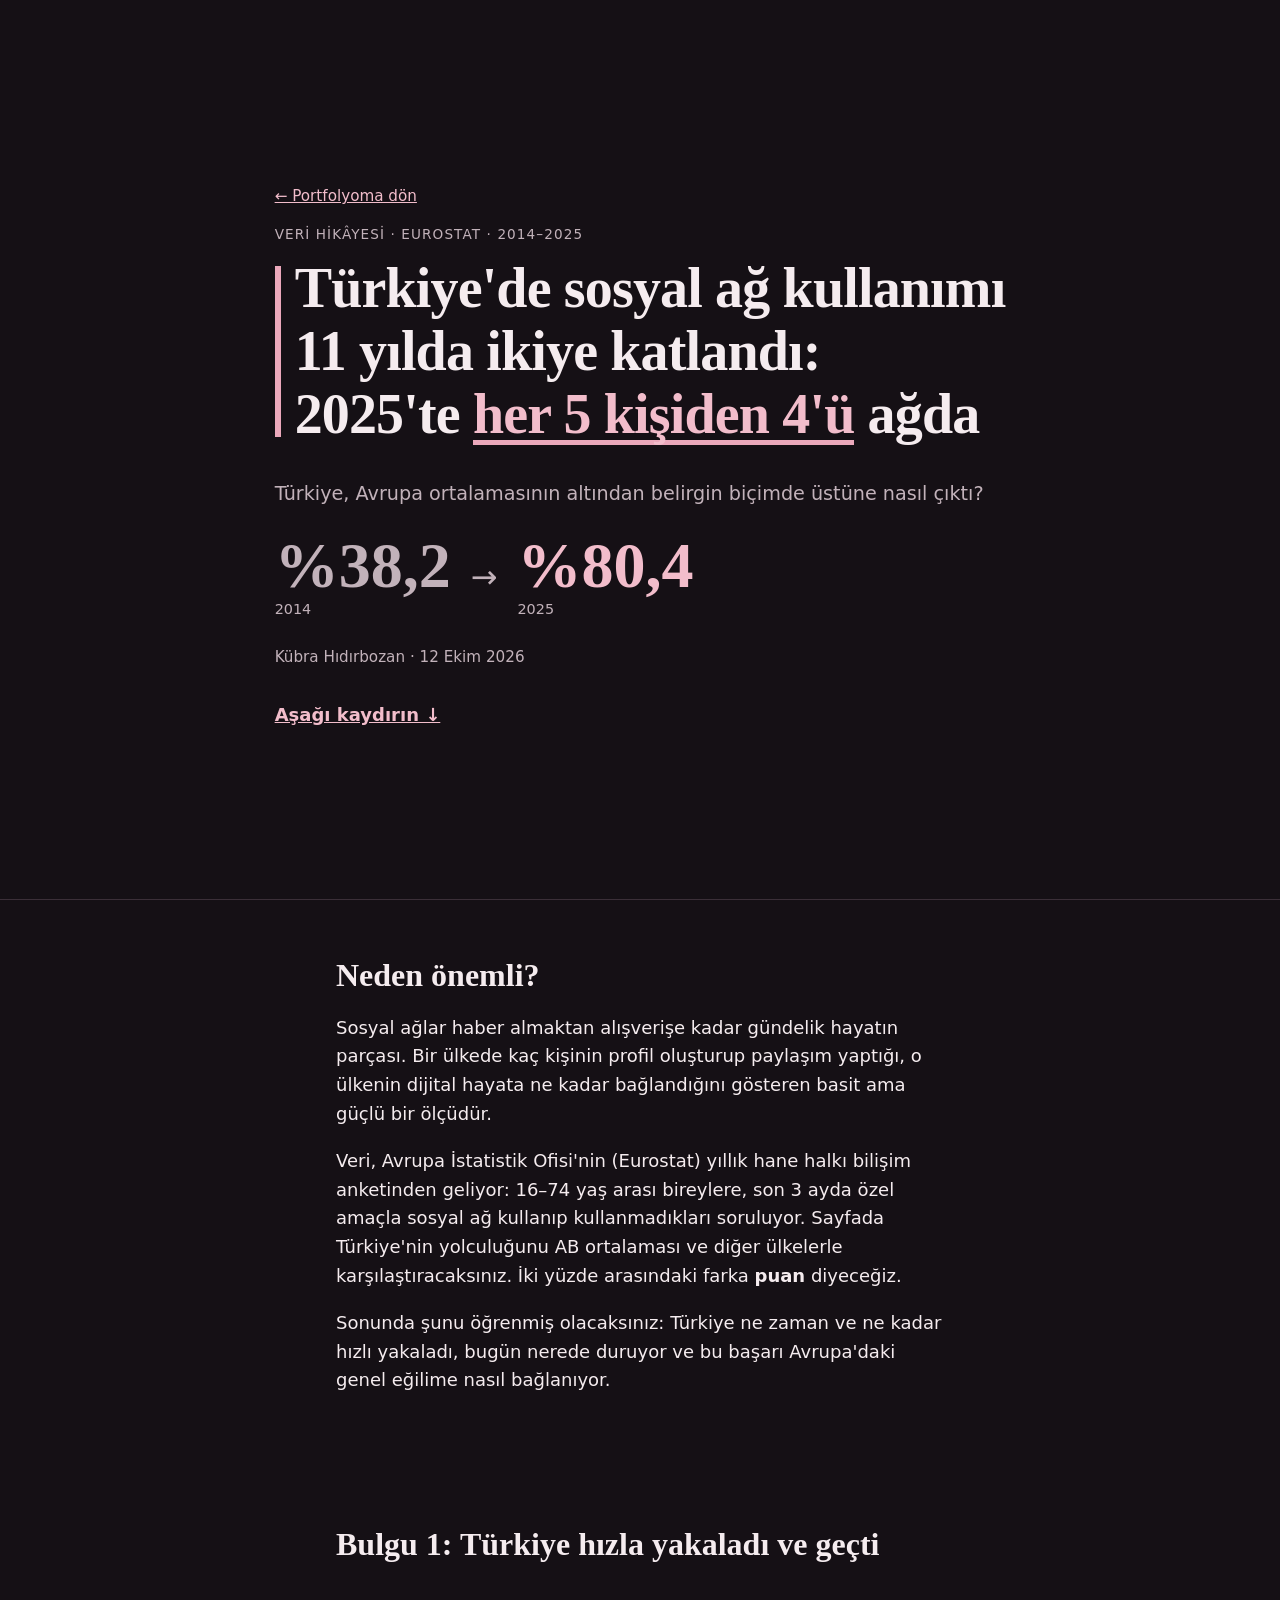
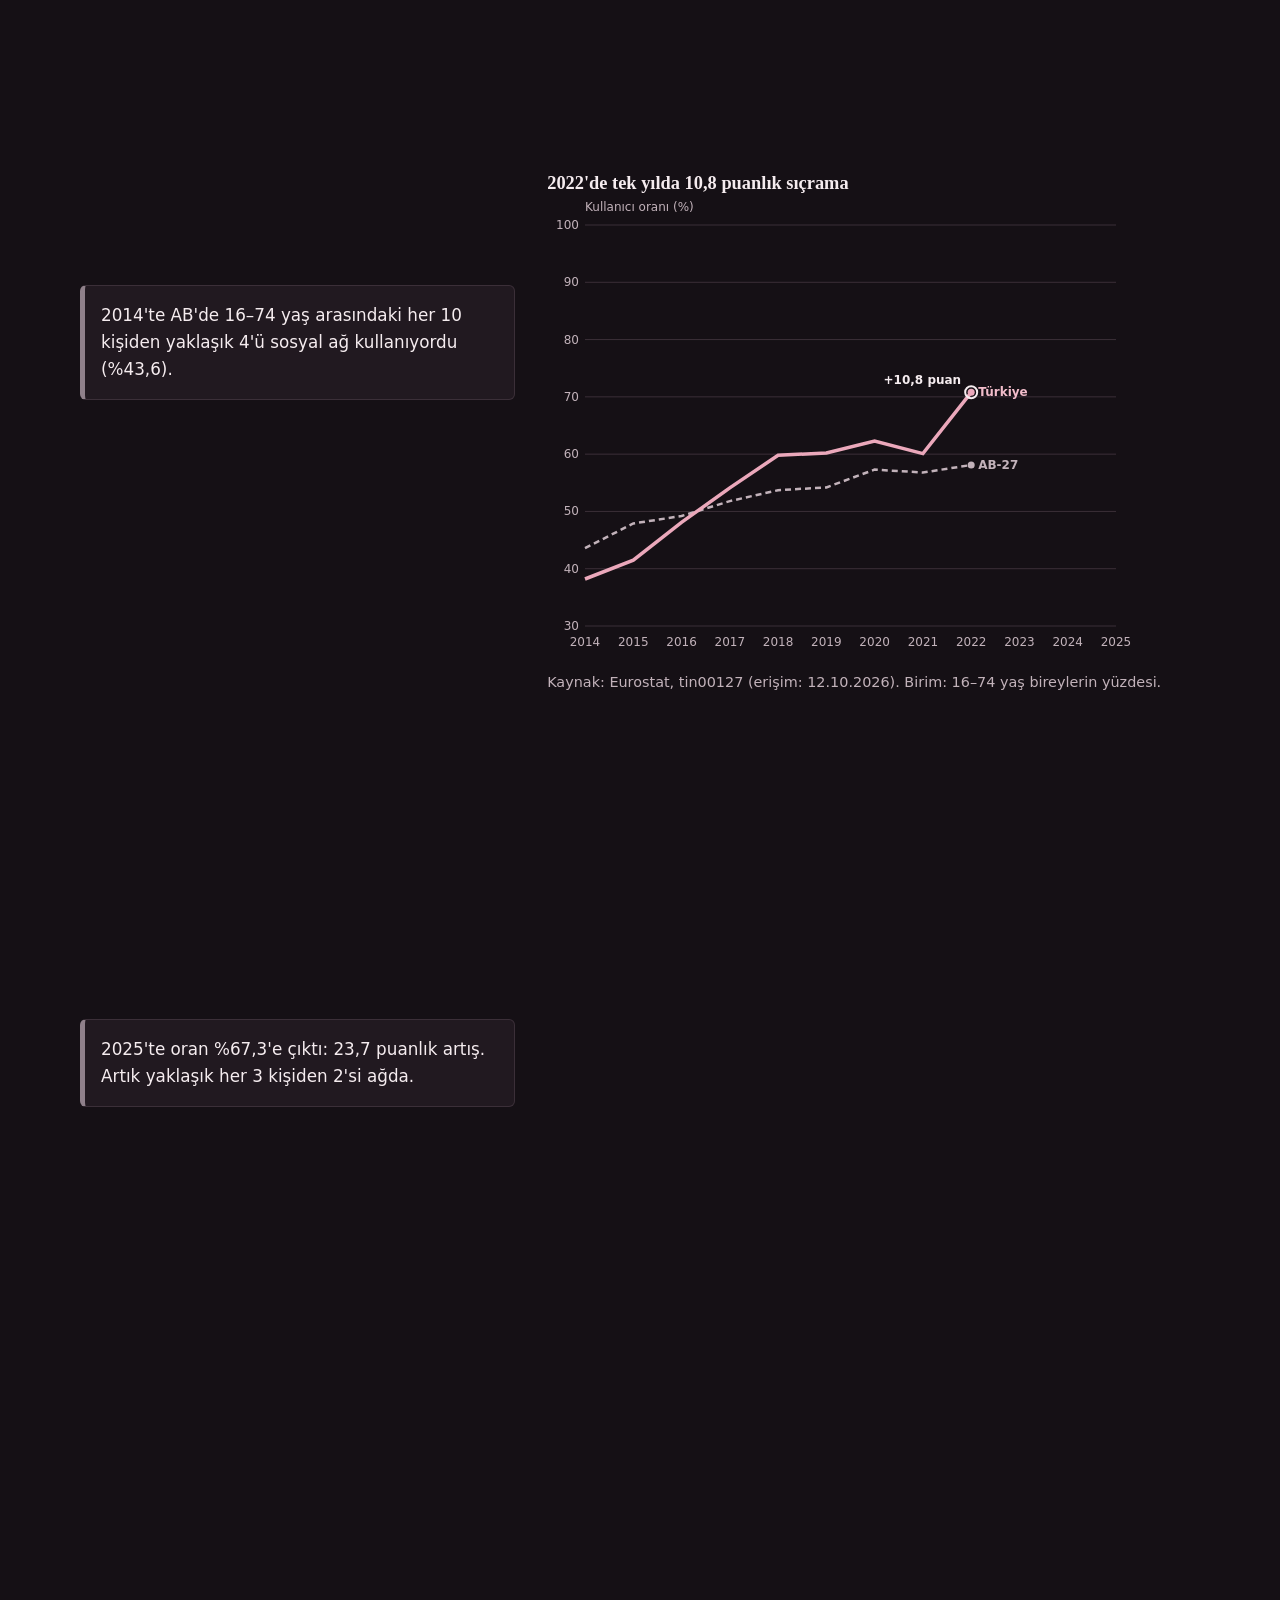
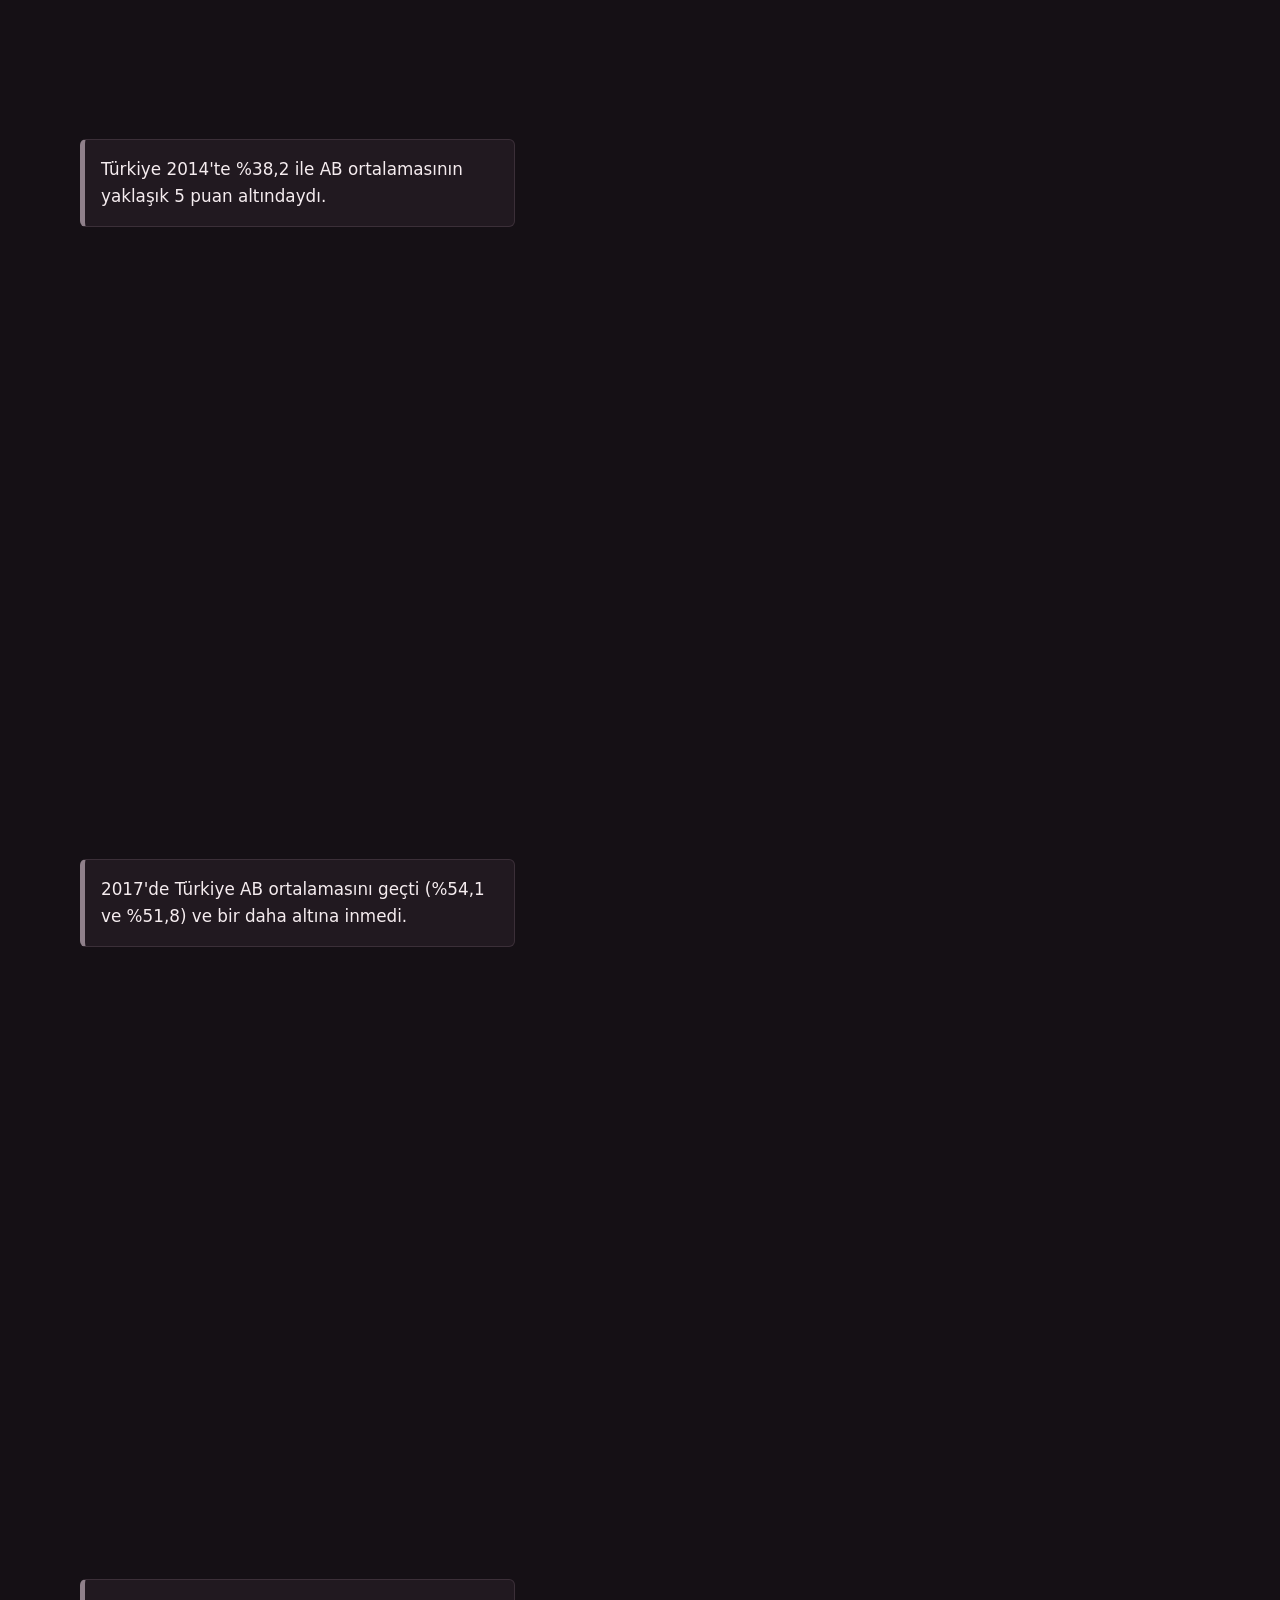
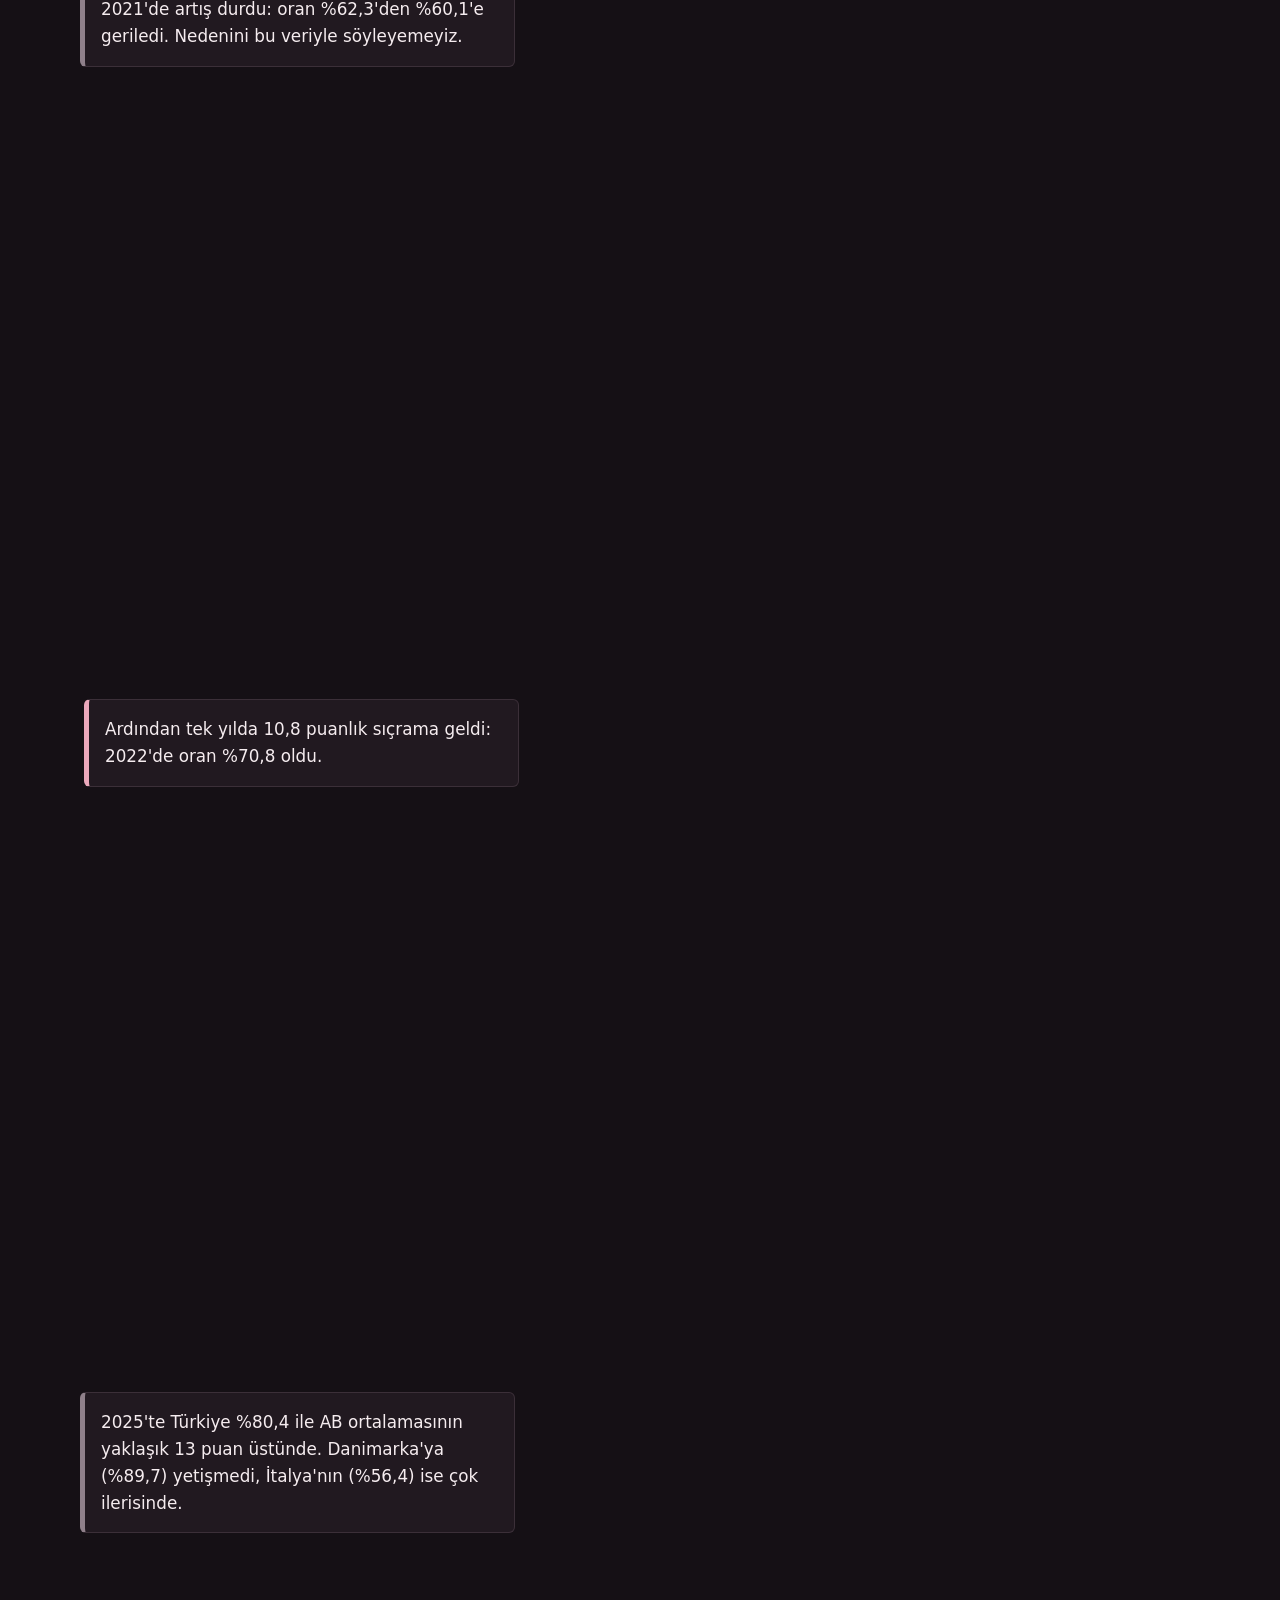
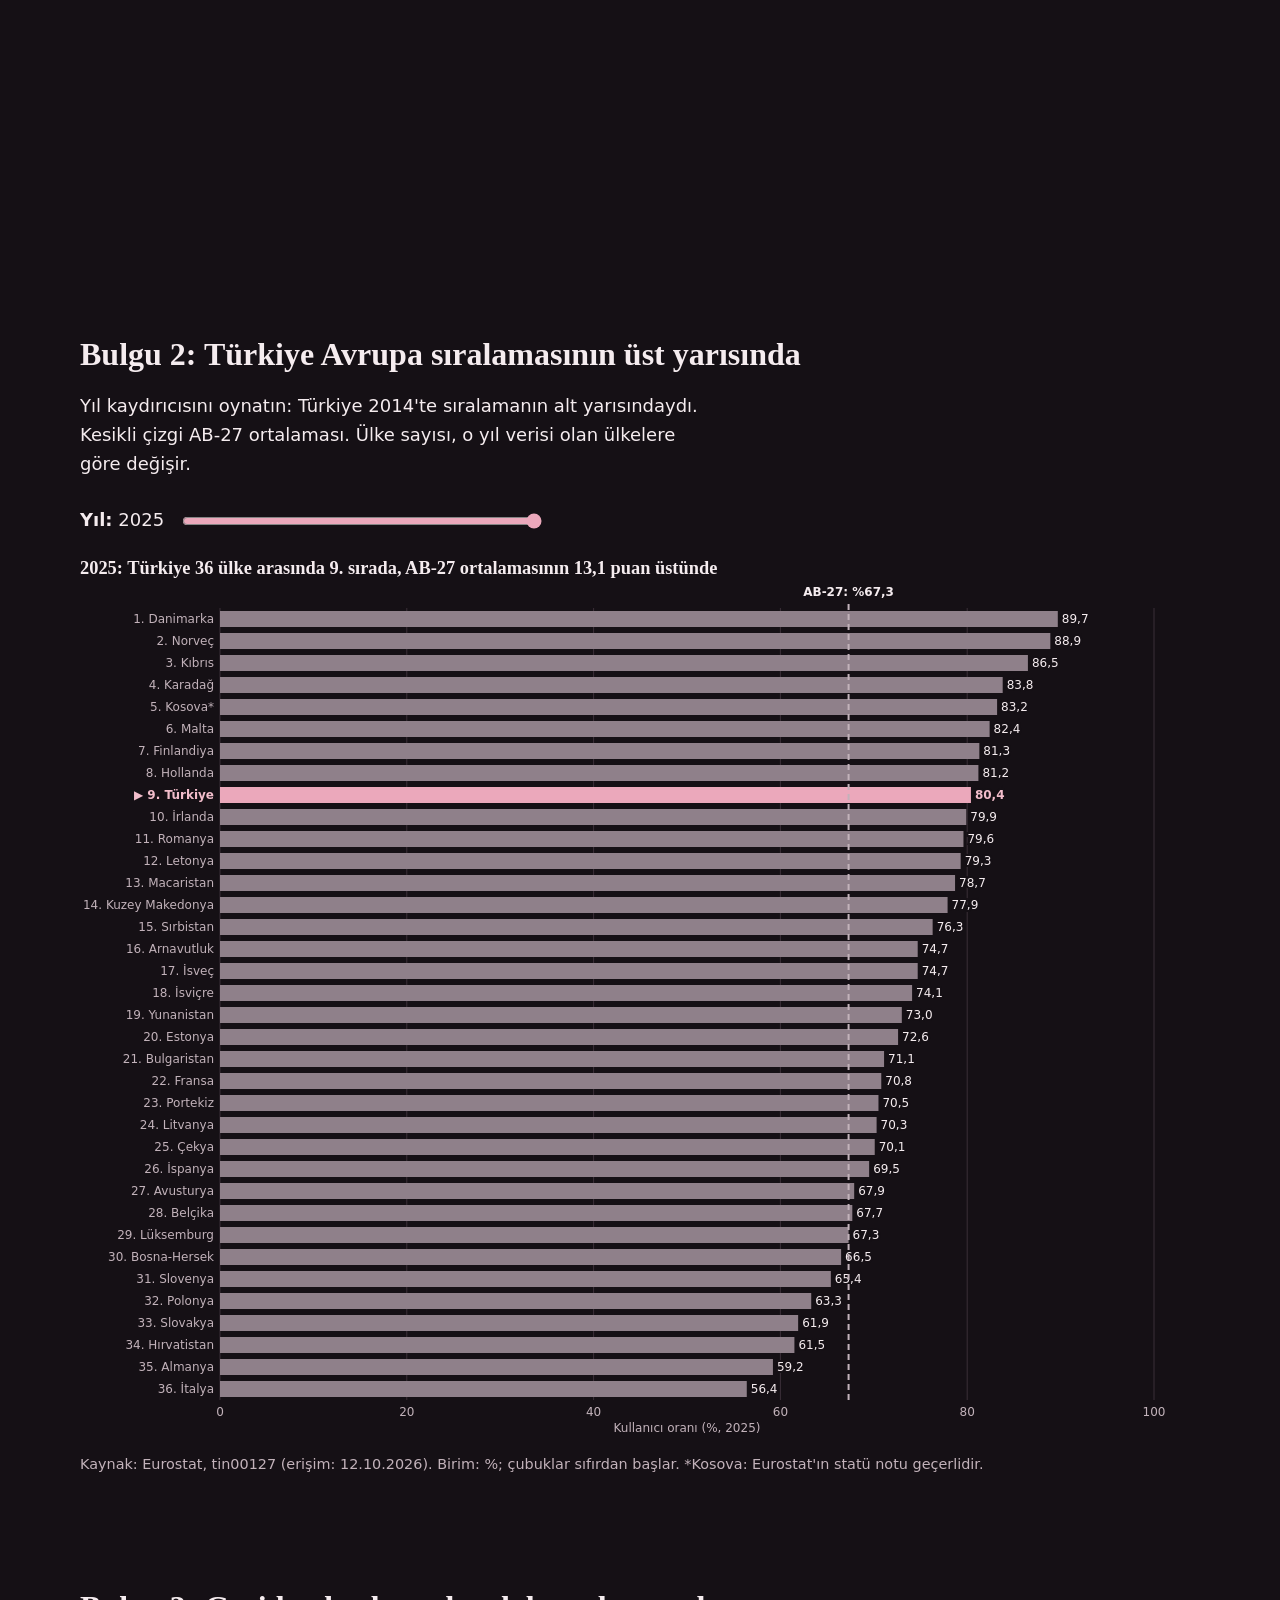
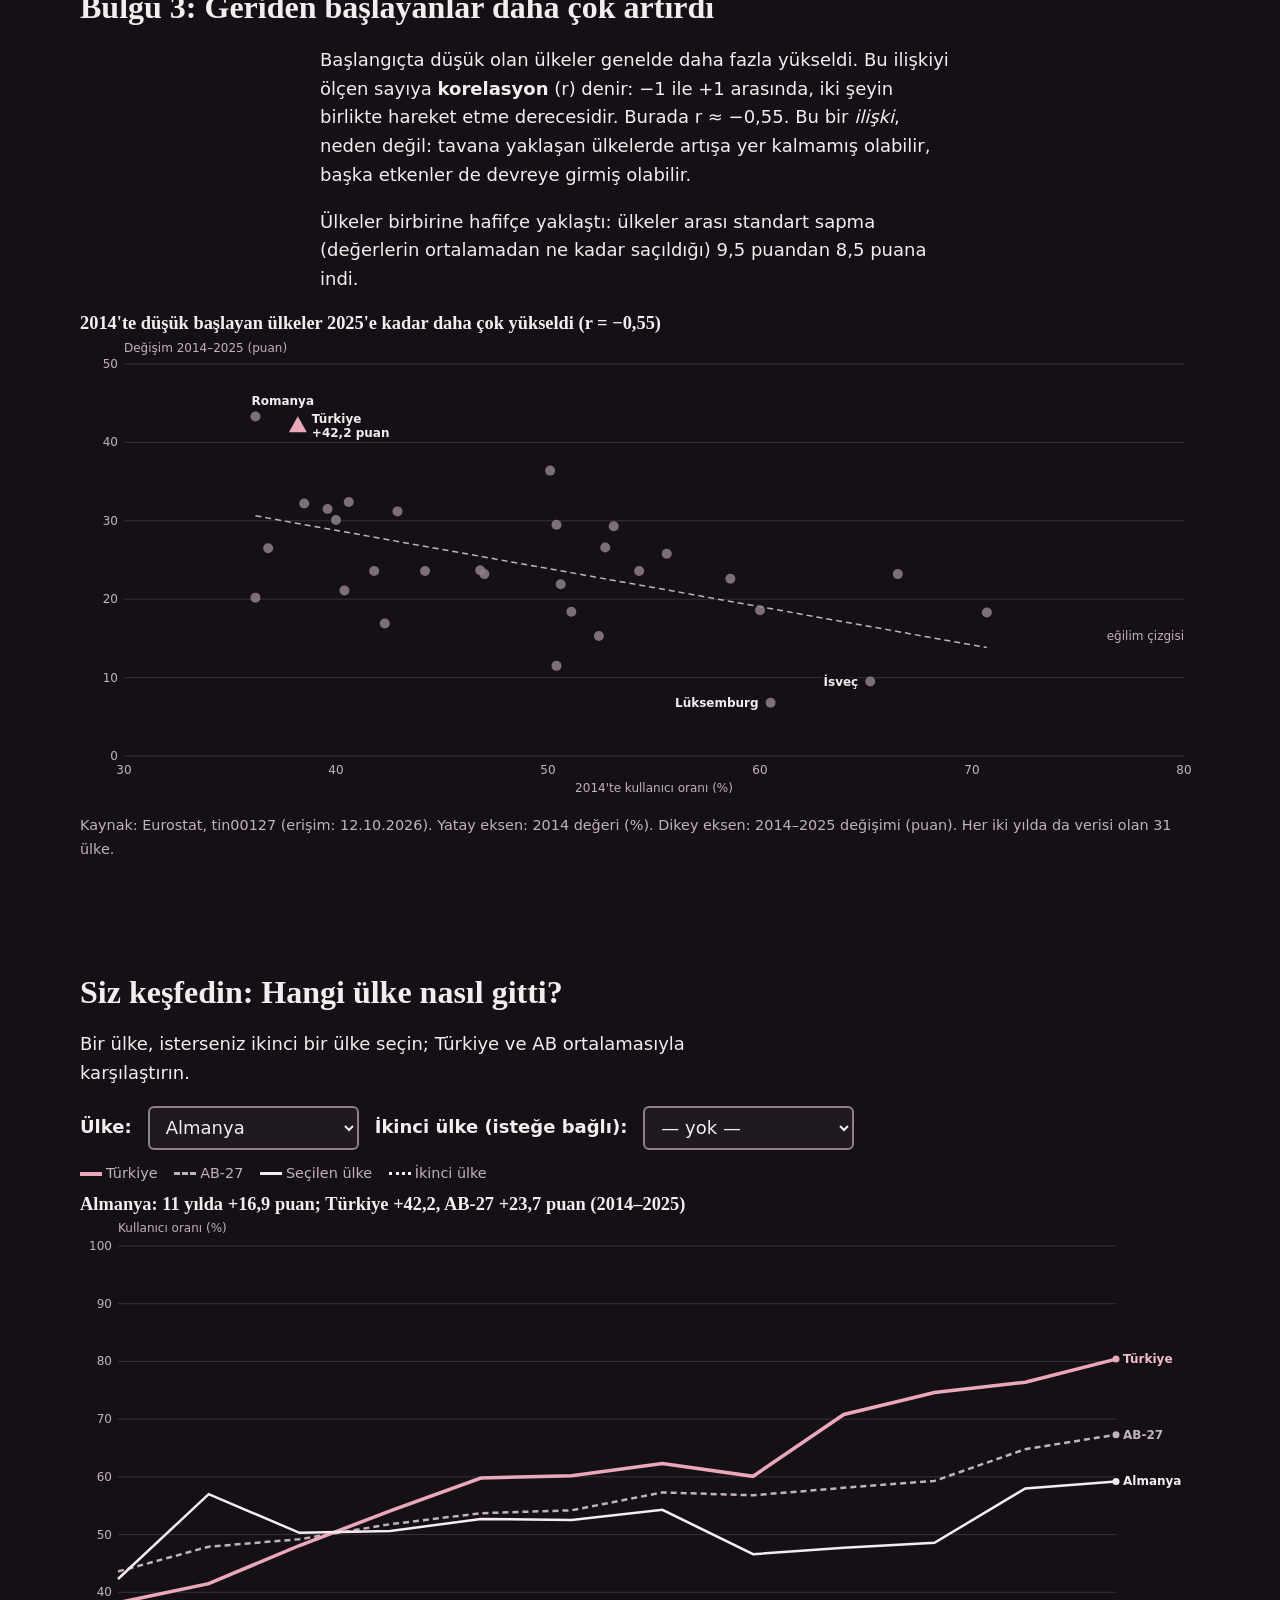
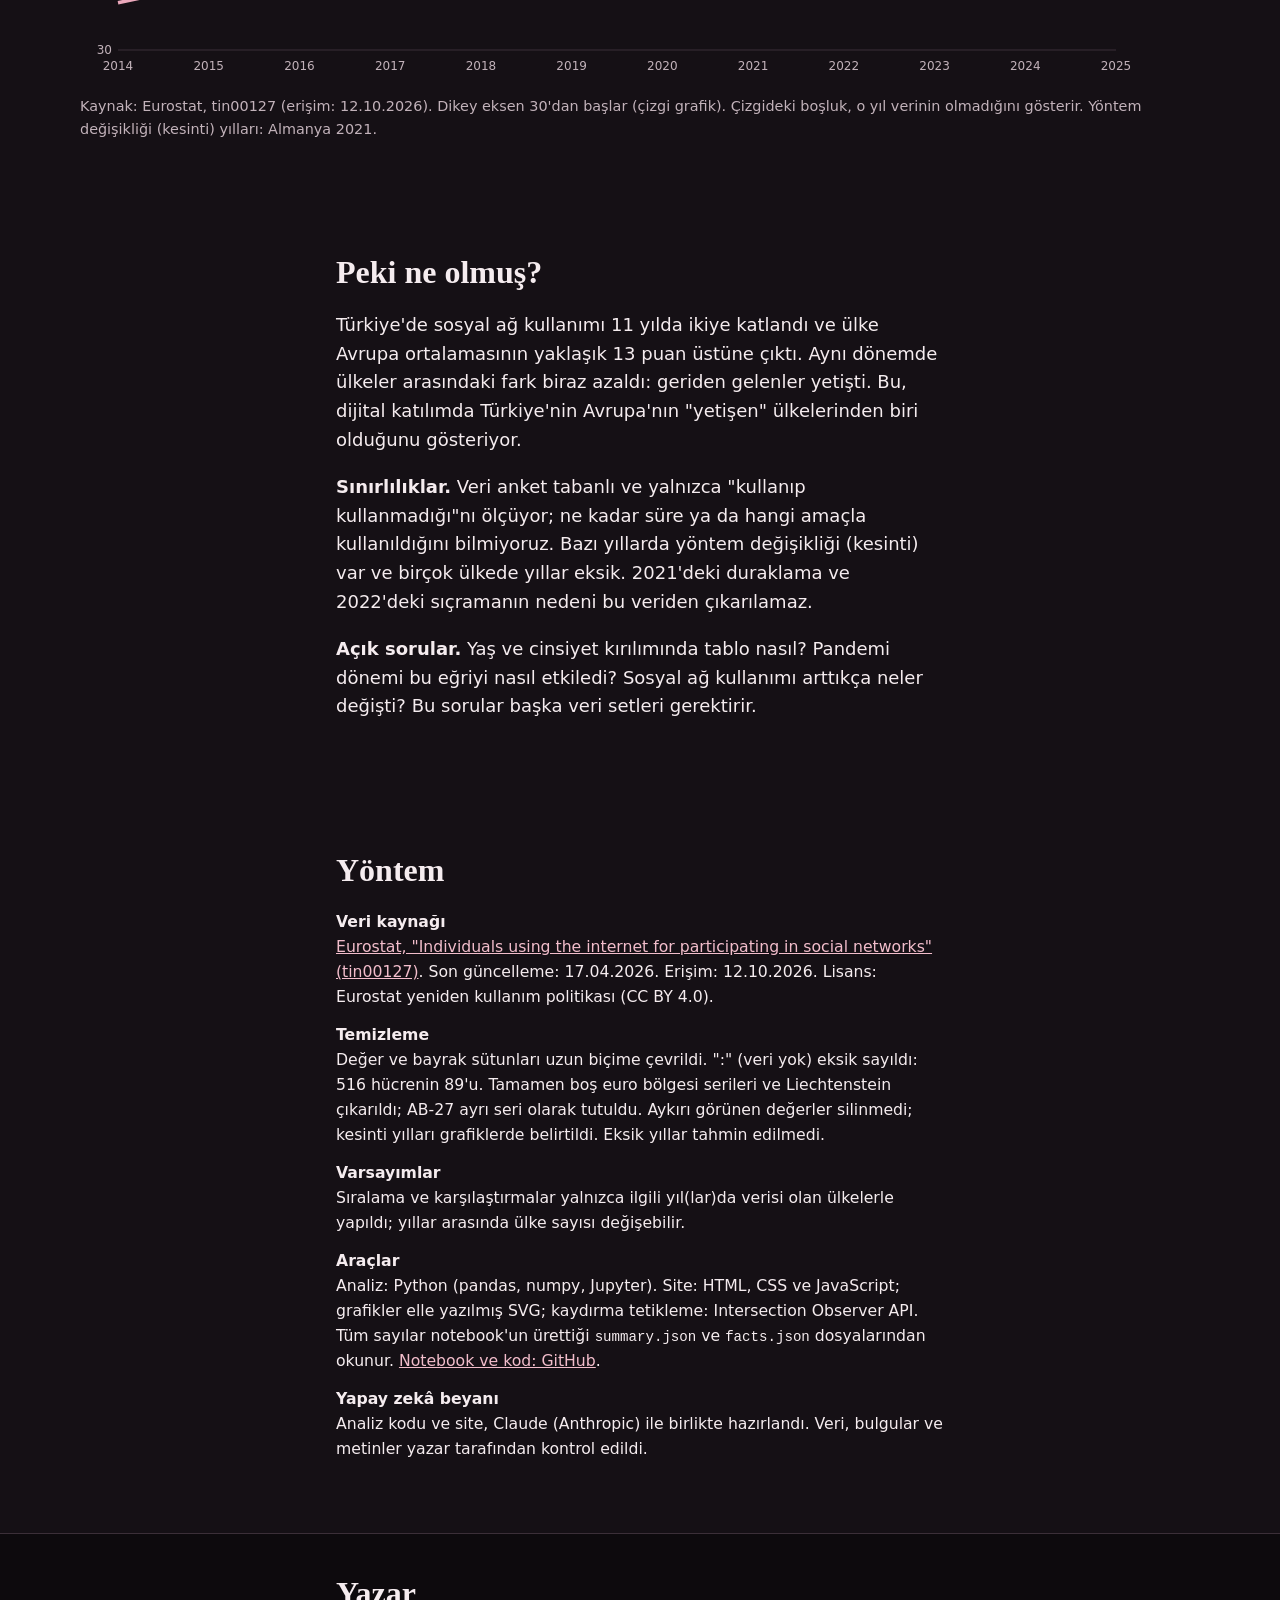
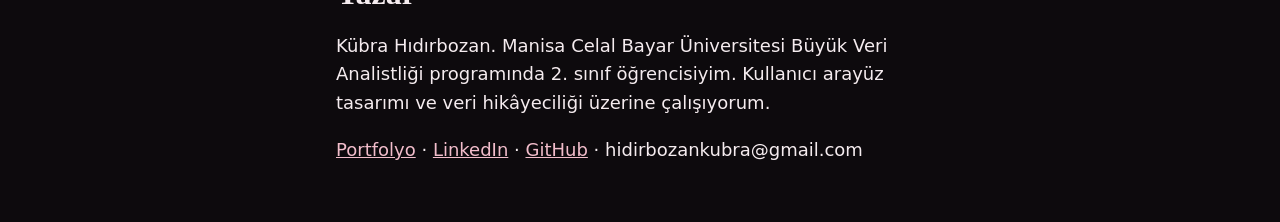
<file: sosyal-ag-veri-hikayesi/site/index.html>
<!DOCTYPE html>
<html lang="tr">
<head>
<meta charset="utf-8">
<meta name="viewport" content="width=device-width, initial-scale=1">
<title>Türkiye'de sosyal ağ kullanımı 11 yılda ikiye katlandı</title>
<meta name="description" content="Eurostat verisiyle 2014–2025: Türkiye, sosyal ağ kullanımında AB ortalamasının altından belirgin biçimde üstüne çıktı. Etkileşimli veri hikâyesi.">
<meta property="og:title" content="Türkiye'de sosyal ağ kullanımı 11 yılda ikiye katlandı">
<meta property="og:description" content="Eurostat verisiyle 2014–2025 arası etkileşimli veri hikâyesi.">
<meta property="og:type" content="article">
<meta property="og:image" content="og.png">
<meta name="twitter:card" content="summary_large_image">
<link rel="icon" href="data:image/svg+xml,%3Csvg xmlns=%27http://www.w3.org/2000/svg%27 viewBox=%270 0 100 100%27%3E%3Ctext y=%27.9em%27 font-size=%2790%27%3E%F0%9F%93%88%3C/text%3E%3C/svg%3E">
<link rel="stylesheet" href="css/style.css">
</head>
<body>
<a class="skip" href="#icerik">İçeriğe geç</a>

<header class="hero">
 <div class="wrap">
  <p class="back"><a href="https://kubrahidirbozan-ruby.vercel.app/">← Portfolyoma dön</a></p>
  <p class="kicker">Veri hikâyesi · Eurostat · 2014–2025</p>
  <h1><span class="ln" style="--i:0">Türkiye'de sosyal ağ kullanımı</span> <span class="ln" style="--i:1">11 yılda ikiye katlandı:</span> <span class="ln" style="--i:2">2025'te <em>her 5 kişiden 4'ü</em> ağda</span></h1>
  <p class="sub">Türkiye, Avrupa ortalamasının altından belirgin biçimde üstüne nasıl çıktı?</p>
  <div class="stats" role="group" aria-label="Türkiye'de sosyal ağ kullanım oranı: başlangıç ve son yıl">
   <p class="stat"><span class="n" data-k="tr14" data-pct></span><span class="l">2014</span></p>
   <p class="arrow" aria-hidden="true">→</p>
   <p class="stat on"><span class="n" data-k="tr25" data-pct></span><span class="l">2025</span></p>
  </div>
  <p class="by">Kübra Hıdırbozan · 12 Ekim 2026</p>
  <p class="cue"><a href="#baglam">Aşağı kaydırın ↓</a></p>
 </div>
</header>

<main id="icerik">
<section id="baglam"><div class="wrap">
 <h2>Neden önemli?</h2>
 <p>Sosyal ağlar haber almaktan alışverişe kadar gündelik hayatın parçası. Bir ülkede kaç kişinin profil oluşturup paylaşım yaptığı, o ülkenin dijital hayata ne kadar bağlandığını gösteren basit ama güçlü bir ölçüdür.</p>
 <p>Veri, Avrupa İstatistik Ofisi'nin (Eurostat) yıllık hane halkı bilişim anketinden geliyor: 16–74 yaş arası bireylere, son 3 ayda özel amaçla sosyal ağ kullanıp kullanmadıkları soruluyor. Sayfada Türkiye'nin yolculuğunu AB ortalaması ve diğer ülkelerle karşılaştıracaksınız. İki yüzde arasındaki farka <strong>puan</strong> diyeceğiz.</p>
 <p>Sonunda şunu öğrenmiş olacaksınız: Türkiye ne zaman ve ne kadar hızlı yakaladı, bugün nerede duruyor ve bu başarı Avrupa'daki genel eğilime nasıl bağlanıyor.</p>
</div></section>

<section class="wide" aria-labelledby="h-b1">
 <div class="wrap"><h2 id="h-b1">Bulgu 1: Türkiye hızla yakaladı ve geçti</h2></div>
 <div class="scrolly">
  <div class="stick"><figure>
   <h3 id="t1" aria-live="polite"></h3>
   <div class="chart" id="c1"></div>
   <figcaption>Kaynak: Eurostat, tin00127 (erişim: 12.10.2026). Birim: 16–74 yaş bireylerin yüzdesi.</figcaption>
  </figure></div>
  <div class="steps" id="steps"></div>
 </div>
 <noscript><p class="wrap">Bu hikâye JavaScript gerektirir.</p></noscript>
</section>

<section class="wide" aria-labelledby="h-b2"><figure>
 <h2 id="h-b2">Bulgu 2: Türkiye Avrupa sıralamasının üst yarısında</h2>
 <p class="lead">Yıl kaydırıcısını oynatın: Türkiye 2014'te sıralamanın alt yarısındaydı. Kesikli çizgi AB-27 ortalaması. Ülke sayısı, o yıl verisi olan ülkelere göre değişir.</p>
 <div class="ctl"><label for="yr"><strong>Yıl:</strong> <output id="yro" for="yr"></output></label><input type="range" id="yr" min="2014" max="2025" step="1" value="2025"></div>
 <h3 id="t2" aria-live="polite"></h3>
 <div class="chart" id="c2"></div>
 <p class="mobnote" id="mn" hidden>Telefonda okunabilirlik için ilk 10 ülke, Türkiye ve son 2 ülke gösterilir.</p>
 <figcaption>Kaynak: Eurostat, tin00127 (erişim: 12.10.2026). Birim: %; çubuklar sıfırdan başlar. *Kosova: Eurostat'ın statü notu geçerlidir.</figcaption>
</figure></section>

<section class="wide" aria-labelledby="h-b3"><figure>
 <h2 id="h-b3">Bulgu 3: Geriden başlayanlar daha çok artırdı</h2>
 <div class="wrap" style="padding:0">
 <p>Başlangıçta düşük olan ülkeler genelde daha fazla yükseldi. Bu ilişkiyi ölçen sayıya <strong>korelasyon</strong> (r) denir: −1 ile +1 arasında, iki şeyin birlikte hareket etme derecesidir. Burada r ≈ <span data-k="r"></span>. Bu bir <em>ilişki</em>, neden değil: tavana yaklaşan ülkelerde artışa yer kalmamış olabilir, başka etkenler de devreye girmiş olabilir.</p>
 <p>Ülkeler birbirine hafifçe yaklaştı: ülkeler arası standart sapma (değerlerin ortalamadan ne kadar saçıldığı) <span data-k="sd14"></span> puandan <span data-k="sd25"></span> puana indi.</p>
 </div>
 <h3 id="t3" aria-live="polite"></h3>
 <div class="chart" id="c3"></div>
 <figcaption>Kaynak: Eurostat, tin00127 (erişim: 12.10.2026). Yatay eksen: 2014 değeri (%). Dikey eksen: 2014–2025 değişimi (puan). Her iki yılda da verisi olan <span data-k="n_both"></span> ülke.</figcaption>
</figure></section>

<section class="wide" aria-labelledby="h-kesif"><figure>
 <h2 id="h-kesif">Siz keşfedin: Hangi ülke nasıl gitti?</h2>
 <p class="lead">Bir ülke, isterseniz ikinci bir ülke seçin; Türkiye ve AB ortalamasıyla karşılaştırın.</p>
 <div class="ctl">
  <label for="selA"><strong>Ülke:</strong></label><select id="selA"></select>
  <label for="selB"><strong>İkinci ülke (isteğe bağlı):</strong></label><select id="selB"></select>
 </div>
 <p class="leg" aria-hidden="true"><span class="sw tr"></span>Türkiye <span class="sw eu"></span>AB-27 <span class="sw a"></span>Seçilen ülke <span class="sw b"></span>İkinci ülke</p>
 <h3 id="t4" aria-live="polite"></h3>
 <div class="chart" id="c4"></div>
 <figcaption id="cap4">Kaynak: Eurostat, tin00127 (erişim: 12.10.2026). Dikey eksen 30'dan başlar (çizgi grafik). Çizgideki boşluk, o yıl verinin olmadığını gösterir.</figcaption>
</figure></section>

<section id="sonuc"><div class="wrap">
 <h2>Peki ne olmuş?</h2>
 <p>Türkiye'de sosyal ağ kullanımı 11 yılda ikiye katlandı ve ülke Avrupa ortalamasının yaklaşık <span data-k="gap25"></span> puan üstüne çıktı. Aynı dönemde ülkeler arasındaki fark biraz azaldı: geriden gelenler yetişti. Bu, dijital katılımda Türkiye'nin Avrupa'nın "yetişen" ülkelerinden biri olduğunu gösteriyor.</p>
 <p><strong>Sınırlılıklar.</strong> Veri anket tabanlı ve yalnızca "kullanıp kullanmadığı"nı ölçüyor; ne kadar süre ya da hangi amaçla kullanıldığını bilmiyoruz. Bazı yıllarda yöntem değişikliği (kesinti) var ve birçok ülkede yıllar eksik. 2021'deki duraklama ve 2022'deki sıçramanın nedeni bu veriden çıkarılamaz.</p>
 <p><strong>Açık sorular.</strong> Yaş ve cinsiyet kırılımında tablo nasıl? Pandemi dönemi bu eğriyi nasıl etkiledi? Sosyal ağ kullanımı arttıkça neler değişti? Bu sorular başka veri setleri gerektirir.</p>
</div></section>

<section id="yontem"><div class="wrap">
 <h2>Yöntem</h2>
 <dl>
  <dt>Veri kaynağı</dt><dd><a href="https://ec.europa.eu/eurostat/databrowser/view/tin00127/default/table">Eurostat, "Individuals using the internet for participating in social networks" (tin00127)</a>. Son güncelleme: 17.04.2026. Erişim: 12.10.2026. Lisans: Eurostat yeniden kullanım politikası (CC BY 4.0).</dd>
  <dt>Temizleme</dt><dd>Değer ve bayrak sütunları uzun biçime çevrildi. ":" (veri yok) eksik sayıldı: <span data-k="n_cells"></span> hücrenin <span data-k="n_missing"></span>'u. Tamamen boş euro bölgesi serileri ve Liechtenstein çıkarıldı; AB-27 ayrı seri olarak tutuldu. Aykırı görünen değerler silinmedi; kesinti yılları grafiklerde belirtildi. Eksik yıllar tahmin edilmedi.</dd>
  <dt>Varsayımlar</dt><dd>Sıralama ve karşılaştırmalar yalnızca ilgili yıl(lar)da verisi olan ülkelerle yapıldı; yıllar arasında ülke sayısı değişebilir.</dd>
  <dt>Araçlar</dt><dd>Analiz: Python (pandas, numpy, Jupyter). Site: HTML, CSS ve JavaScript; grafikler elle yazılmış SVG; kaydırma tetikleme: Intersection Observer API. Tüm sayılar notebook'un ürettiği <code>summary.json</code> ve <code>facts.json</code> dosyalarından okunur. <a href="https://github.com/hidirbozankubra-cyber/sosyal-ag-veri-hikayesi">Notebook ve kod: GitHub</a>.</dd>
  <dt>Yapay zekâ beyanı</dt><dd>Analiz kodu ve site, Claude (Anthropic) ile birlikte hazırlandı. Veri, bulgular ve metinler yazar tarafından kontrol edildi.</dd>
 </dl>
</div></section>
</main>

<footer><div class="wrap">
 <h2>Yazar</h2>
 <p>Kübra Hıdırbozan. Manisa Celal Bayar Üniversitesi Büyük Veri Analistliği programında 2. sınıf öğrencisiyim. Kullanıcı arayüz tasarımı ve veri hikâyeciliği üzerine çalışıyorum.</p>
 <p><a href="https://kubrahidirbozan-ruby.vercel.app/">Portfolyo</a> · <a href="https://www.linkedin.com/in/kübra-hıdırbozan-b69545390">LinkedIn</a> · <a href="https://github.com/hidirbozankubra-cyber">GitHub</a> · hidirbozankubra@gmail.com</p>
</div></footer>
<script src="js/main.js"></script>
</body>
</html>
</file>
<file: sosyal-ag-veri-hikayesi/site/css/style.css>
:root{color-scheme:dark;--bg:#151015;--ink:#f5ecef;--mut:#c2b2ba;--acc:#EBA8BB;--acct:#F2BDCB;--gry:#8f808a;--line:#3b2f38;--card:#211920;--foc:#9CC9FF}
*{box-sizing:border-box}
html{scroll-behavior:smooth}
body{margin:0;background:var(--bg);color:var(--ink);font:18px/1.6 system-ui,"Segoe UI",Roboto,sans-serif;overflow-wrap:break-word}
h1,h2,h3{font-family:Georgia,"Times New Roman",serif;line-height:1.2;margin:0 0 .6em}
h2{font-size:clamp(1.5rem,3.5vw,2rem)}
a{color:var(--acct)}
:focus-visible{outline:3px solid var(--foc);outline-offset:2px}
.skip{position:absolute;left:-999px}.skip:focus{left:8px;top:8px;background:var(--card);color:var(--ink);padding:8px;z-index:9}
.wrap{max-width:40rem;margin:0 auto;padding-left:max(16px,env(safe-area-inset-left,0px));padding-right:max(16px,env(safe-area-inset-right,0px))}
.wide{max-width:72rem;margin:0 auto;padding-left:max(16px,env(safe-area-inset-left,0px));padding-right:max(16px,env(safe-area-inset-right,0px))}
section{padding:56px 0}
section.wide{padding-block:56px}
.lead{max-width:40rem}
/* hero */
.hero{min-height:100vh;display:flex;flex-direction:column;justify-content:center;padding:32px 0;border-bottom:1px solid var(--line)}
.hero .wrap{max-width:48rem}
.kicker{font-size:.85rem;letter-spacing:.08em;text-transform:uppercase;color:var(--mut);margin:0 0 12px}
.hero h1{font-size:clamp(2rem,6vw,3.5rem);font-weight:800;letter-spacing:-.015em;line-height:1.12;padding-left:20px;position:relative}
.hero h1::before{content:"";position:absolute;left:0;top:.15em;bottom:.15em;width:6px;background:var(--acc);transform-origin:top}
.hero h1 .ln{display:block}
.hero h1 em{font-style:normal;color:var(--acct);background:linear-gradient(var(--acc),var(--acc)) no-repeat 0 96%/100% .09em;padding-bottom:.04em}
.sub{font-size:1.2rem;color:var(--mut);margin:0 0 24px}
.stats{display:flex;align-items:center;gap:20px;margin:8px 0 24px}
.stats p{margin:0}
.stat{display:flex;flex-direction:column}
.stat .n{font:700 clamp(2.4rem,9vw,4rem)/1 Georgia,serif;color:var(--mut)}
.stat.on .n{color:var(--acct)}
.stat .l{font-size:.9rem;color:var(--mut)}
.arrow{font-size:2rem;color:var(--mut)}
.by{font-size:.95rem;color:var(--mut);margin:0}
.cue{margin:32px 0 0;font-weight:600}
.back{font-size:.95rem}
/* scrollytelling */
.scrolly{display:grid;grid-template-columns:minmax(0,1fr) minmax(0,1.5fr);gap:32px;align-items:start}
.stick{order:2;position:sticky;top:0;height:100vh;display:flex;align-items:center}
.steps{order:1}
.step{min-height:80vh;display:flex;align-items:center}
.step p{background:var(--card);border:1px solid var(--line);border-left:5px solid var(--gry);border-radius:6px;padding:16px;margin:0;font-size:1.05rem;width:100%}
.step.on p{border-left-color:var(--acc)}
figure{margin:0;width:100%}
figure h3{font-size:1.15rem;margin:0 0 .3em}
figcaption{font-size:.9rem;color:var(--mut);margin-top:6px}
.chart{width:100%;overflow:hidden}
svg text{font:12px system-ui,sans-serif;fill:var(--mut)}
svg .grid{stroke:var(--line)}
svg .an{fill:var(--ink);font-weight:600;paint-order:stroke;stroke:var(--bg);stroke-width:4px}
/* controls */
.ctl{display:flex;gap:12px 16px;align-items:center;flex-wrap:wrap;margin:12px 0}
select{font:inherit;padding:8px 12px;border:2px solid var(--gry);border-radius:6px;background:var(--card);color:var(--ink);min-height:44px;max-width:100%}
input[type=range]{width:min(100%,360px);accent-color:var(--acc);height:44px}
.leg{font-size:.9rem;color:var(--mut);margin:0 0 8px}
.sw{display:inline-block;width:22px;border-top:3px solid;vertical-align:middle;margin:0 4px 0 12px}
.sw:first-child{margin-left:0}
.sw.tr{border-color:var(--acc);border-top-width:4px}.sw.eu{border-color:var(--mut);border-top-style:dashed}
.sw.a{border-color:var(--ink)}.sw.b{border-color:var(--ink);border-top-style:dotted}
.mobnote{font-size:.9rem;color:var(--mut)}
dl{font-size:.98rem}dt{font-weight:700;margin-top:.8em}dd{margin:0}
code{font-size:.9em}
footer{background:#0d0a0d;color:var(--ink);padding:40px 0;border-top:1px solid var(--line)}footer a{color:var(--acct)}
@media(max-width:800px){
 body{font-size:17px}
 .scrolly{display:block}
 .stick{height:56vh;background:var(--bg);z-index:2;border-bottom:1px solid var(--line)}
 .step{min-height:60vh;padding-bottom:20vh}
 .step p{background:rgba(33,25,32,.96)}
 section{padding:40px 0}
 section.wide{padding-block:40px}
}
@media(prefers-reduced-motion:no-preference){.step p{transition:border-color .3s,transform .3s}.step.on p{transform:translateX(4px)}}
@media(prefers-reduced-motion:reduce){html{scroll-behavior:auto}*{transition:none!important;animation:none!important}}

/* açılış animasyonu: ağır ve ölçülü; son durum her zaman görünür */
@media(prefers-reduced-motion:no-preference){
 .hero h1::before{animation:bar 1s cubic-bezier(.2,.7,.2,1) backwards}
 .hero h1 .ln{animation:rise .9s cubic-bezier(.2,.7,.2,1) backwards;animation-delay:calc(.25s + var(--i)*.3s)}
 .hero h1 em{animation:ul 1s ease-out 1.5s backwards}
 .hero .sub,.hero .stats,.hero .by,.hero .cue{animation:fade .9s ease-out 1.9s backwards}
}
@keyframes rise{from{opacity:0;transform:translateY(.6em)}}
@keyframes bar{from{transform:scaleY(0)}}
@keyframes ul{from{background-size:0 .09em}}
@keyframes fade{from{opacity:0}}
</file>
